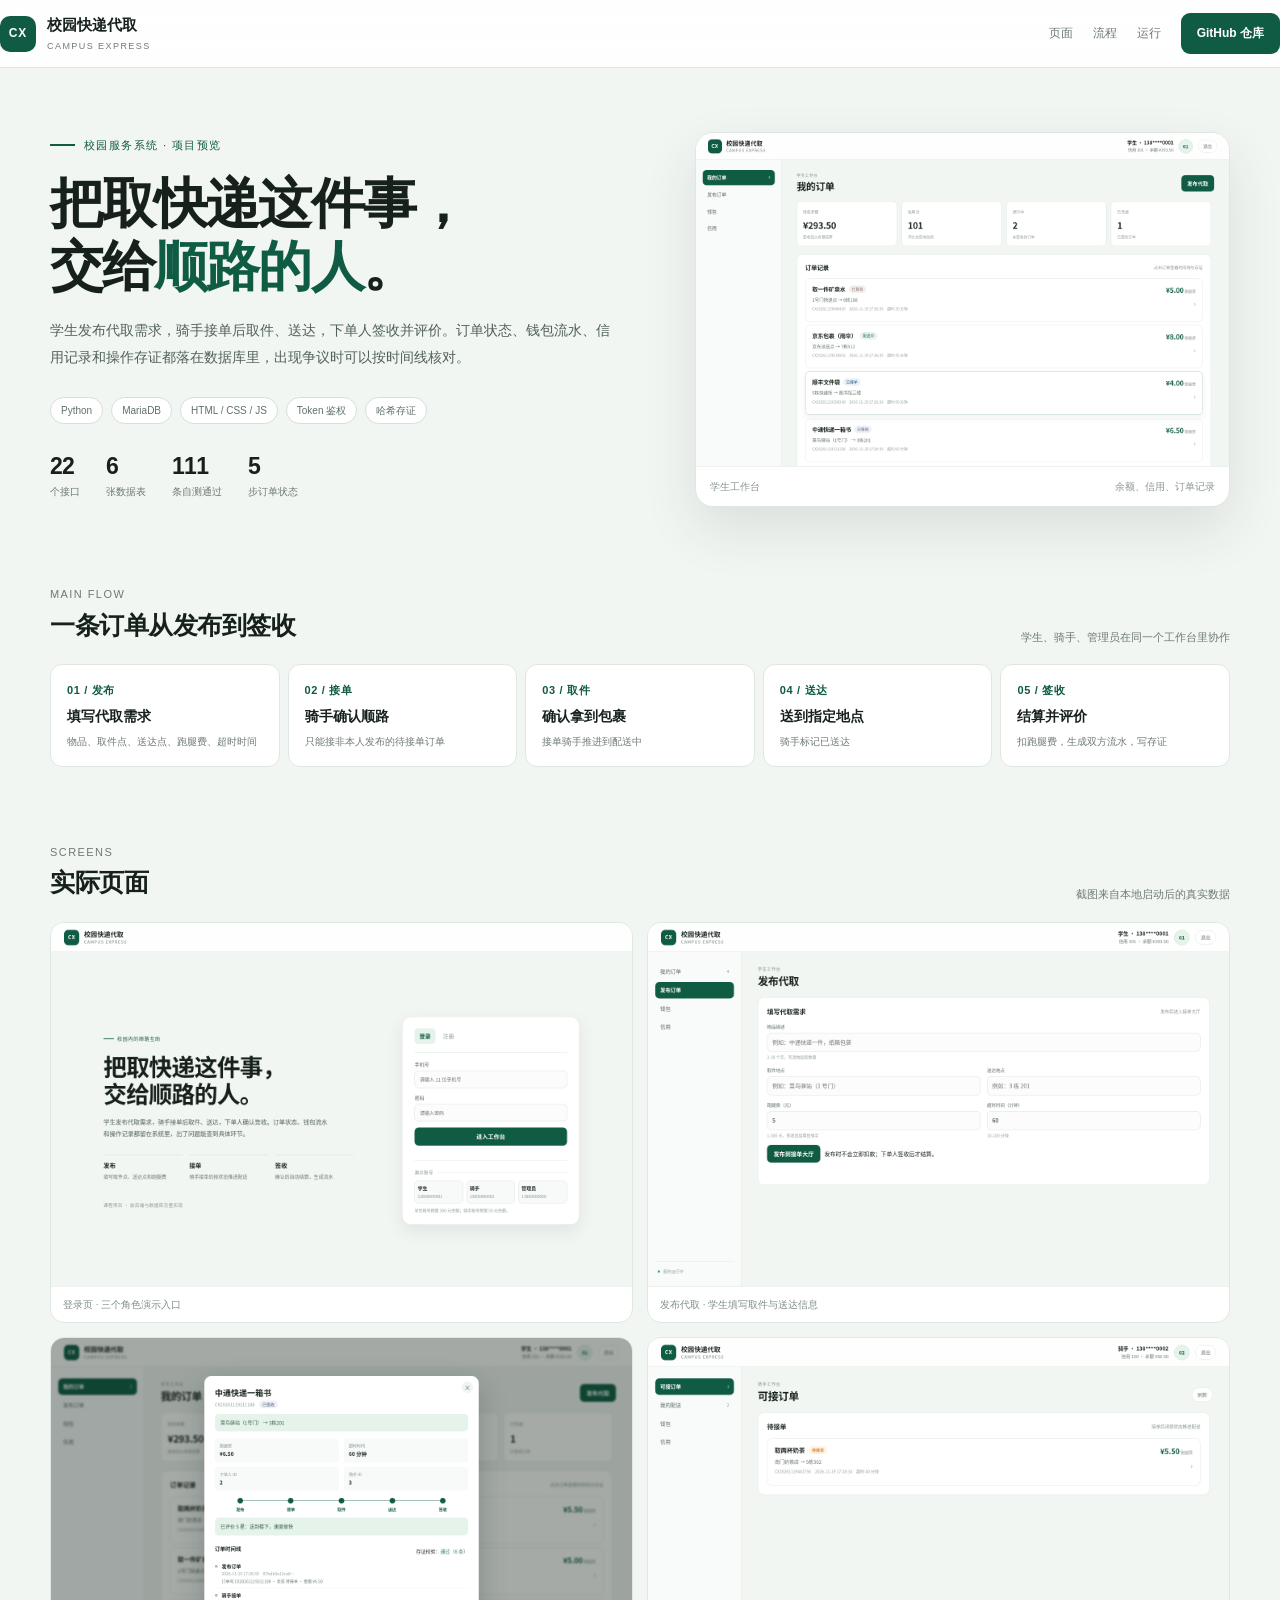
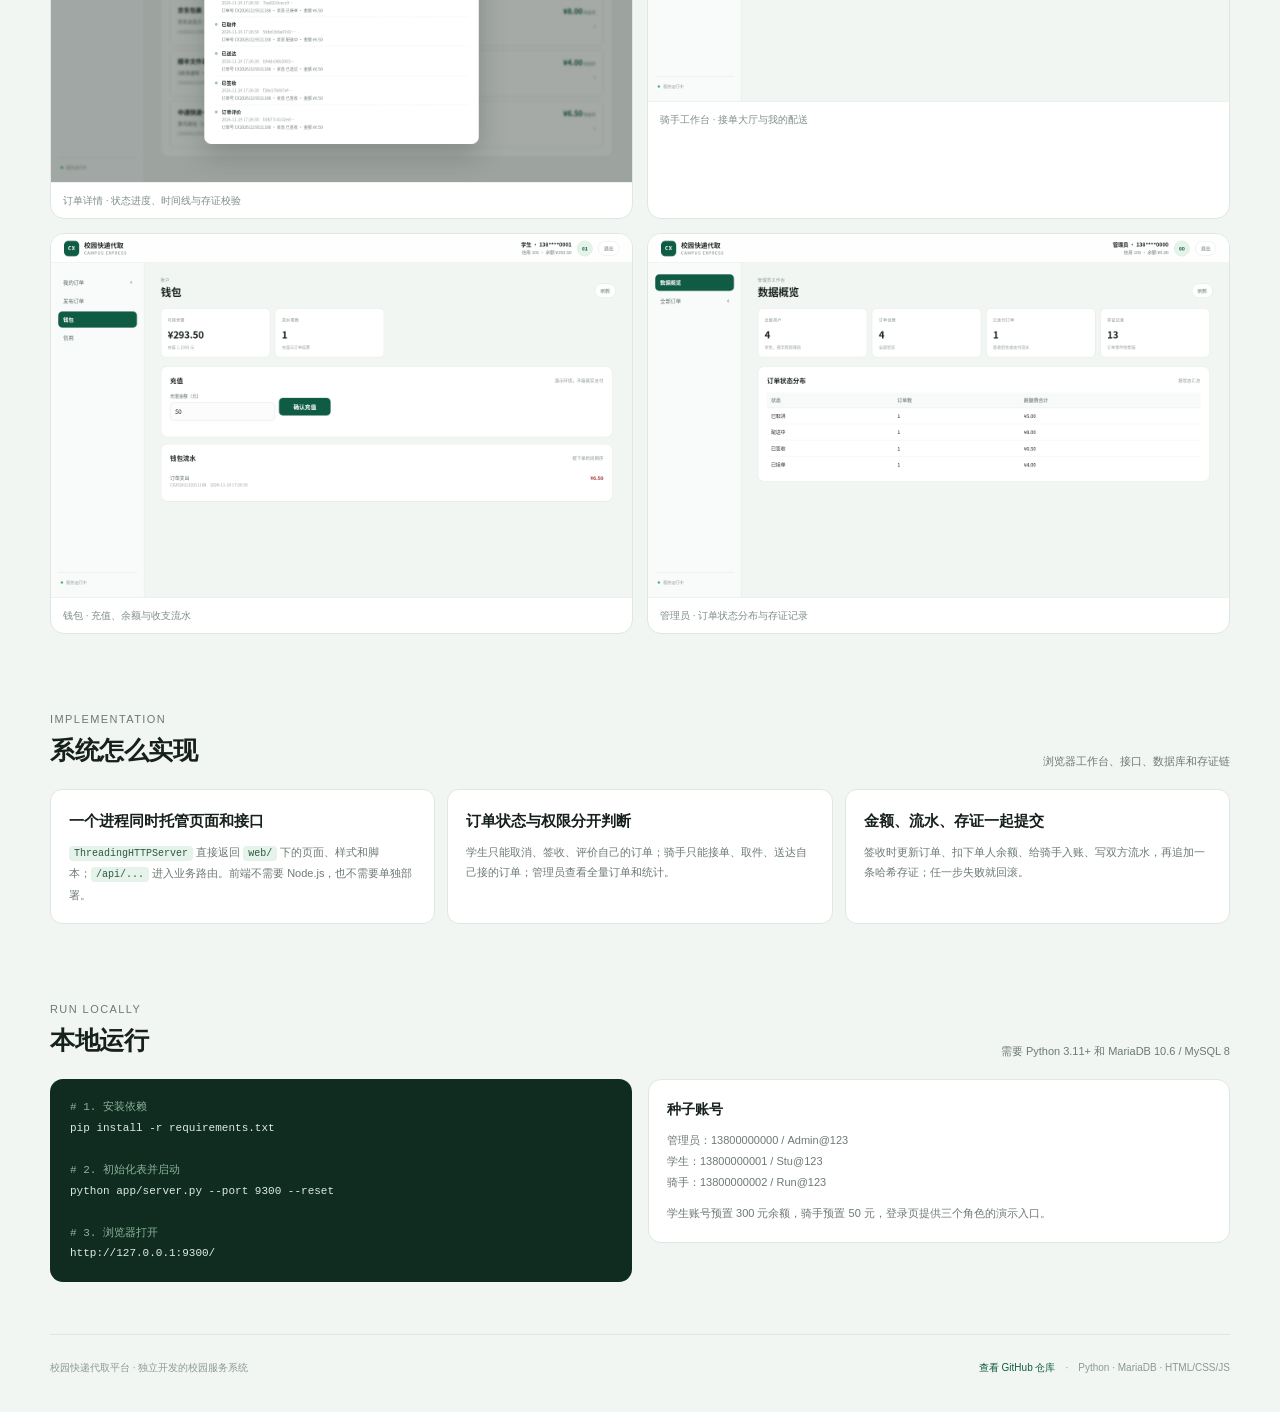
<file: docs/index.html>
<!DOCTYPE html>
<html lang="zh-CN">
<head>
  <meta charset="UTF-8">
  <meta name="viewport" content="width=device-width, initial-scale=1.0">
  <title>校园快递代取平台 · 项目预览</title>
  <style>
    :root{--ink:#17211c;--muted:#6d7a72;--line:#dfe7e1;--green:#0f5b43;--green-dark:#0a3d2d;--mint:#e5f3ea;--bg:#f2f6f3;--white:#fff;--amber:#b4611b;--amber-bg:#fff2df;--radius:16px}
    *{box-sizing:border-box}
    body{margin:0;color:var(--ink);background:var(--bg);font-family:"PingFang SC","Microsoft YaHei","Noto Sans CJK SC","Helvetica Neue",Arial,sans-serif;font-size:14px;line-height:1.7;-webkit-font-smoothing:antialiased}
    a{color:inherit;text-decoration:none}
    .wrap{width:min(1180px,calc(100% - 48px));margin:0 auto}
    header{height:68px;display:flex;align-items:center;justify-content:space-between;border-bottom:1px solid var(--line);background:rgba(255,255,255,.9);position:sticky;top:0;z-index:20;backdrop-filter:blur(12px)}
    .brand{display:flex;align-items:center;gap:11px}
    .mark{width:36px;height:36px;border-radius:10px;background:var(--green);color:#fff;display:grid;place-items:center;font-size:12px;font-weight:700;letter-spacing:.08em}
    .brand strong{font-size:15px}.brand small{display:block;color:var(--muted);font-size:9px;letter-spacing:.16em;margin-top:1px}
    .nav{display:flex;gap:20px;align-items:center;color:var(--muted);font-size:12px}
    .nav a:hover{color:var(--green)}
    .btn{display:inline-flex;align-items:center;gap:8px;background:var(--green);color:#fff;border-radius:9px;padding:10px 16px;font-weight:600;font-size:12px}
    .btn:hover{background:var(--green-dark)}
    .hero{padding:64px 0 54px;display:grid;grid-template-columns:1.05fr .95fr;gap:54px;align-items:center}
    .eyebrow{color:var(--green);font-size:11px;letter-spacing:.13em;text-transform:uppercase;display:flex;align-items:center;gap:9px;margin:0 0 18px}
    .eyebrow:before{content:"";width:25px;height:2px;background:var(--green);display:block}
    h1{margin:0;font-size:clamp(36px,4.5vw,54px);line-height:1.15;letter-spacing:-.035em;font-weight:700}
    h1 em{font-style:normal;color:var(--green)}
    .lead{max-width:560px;color:#506159;font-size:14px;line-height:1.95;margin:20px 0 26px}
    .tags{display:flex;gap:8px;flex-wrap:wrap;margin-bottom:24px}
    .tag{font-size:10px;border:1px solid #d2e0d7;color:#5f7167;background:#fff;border-radius:999px;padding:4px 10px}
    .stats{display:flex;gap:26px;flex-wrap:wrap;margin-top:30px}
    .stat strong{display:block;font-size:23px;letter-spacing:-.03em;line-height:1.1}
    .stat span{font-size:10px;color:var(--muted)}
    .shot{border:1px solid var(--line);border-radius:18px;overflow:hidden;background:#fff;box-shadow:0 22px 54px rgba(24,50,36,.11)}
    .shot img{display:block;width:100%;height:auto}
    .shot .caption{padding:11px 14px;color:#8a978f;font-size:10px;border-top:1px solid #edf2ee;display:flex;justify-content:space-between}
    .section{padding:24px 0 52px}
    .section-head{display:flex;align-items:flex-end;justify-content:space-between;gap:16px;margin-bottom:18px}
    .kicker{color:#87958c;font-size:10px;letter-spacing:.13em;text-transform:uppercase;margin:0 0 4px}
    h2{margin:0;font-size:25px;letter-spacing:-.02em}
    .section-head p{margin:0;color:var(--muted);font-size:11px}
    .flow{display:grid;grid-template-columns:repeat(5,1fr);gap:8px}
    .step{background:#fff;border:1px solid var(--line);border-radius:12px;padding:16px}
    .step b{display:block;color:var(--green);font-size:11px;letter-spacing:.06em}
    .step strong{display:block;font-size:14px;margin-top:5px}
    .step span{display:block;color:var(--muted);font-size:10px;margin-top:4px}
    .gallery{display:grid;grid-template-columns:repeat(2,1fr);gap:14px}
    .gallery figure{margin:0;background:#fff;border:1px solid var(--line);border-radius:14px;overflow:hidden}
    .gallery img{display:block;width:100%;height:auto;border-bottom:1px solid #edf2ee}
    .gallery figcaption{padding:9px 12px;color:#7f8f86;font-size:10px}
    .cards{display:grid;grid-template-columns:repeat(3,1fr);gap:12px}
    .card{background:#fff;border:1px solid var(--line);border-radius:12px;padding:18px}
    .card h3{margin:0 0 8px;font-size:15px}
    .card p{margin:0;color:var(--muted);font-size:11px;line-height:1.85}
    .card code{font-family:"SFMono-Regular",Consolas,monospace;font-size:10px;color:#2d5943;background:var(--mint);padding:2px 5px;border-radius:4px}
    .run{display:grid;grid-template-columns:1fr 1fr;gap:16px;align-items:start}
    pre{margin:0;background:#102b20;color:#dcece2;border-radius:13px;padding:18px 20px;overflow:auto;font-size:11px;line-height:1.9;font-family:"SFMono-Regular",Consolas,monospace}
    pre .c{color:#8ab49a}
    .note{background:#fff;border:1px solid var(--line);border-radius:13px;padding:18px}
    .note h3{margin:0 0 8px;font-size:14px}.note p{margin:0;color:var(--muted);font-size:11px;line-height:1.9}
    footer{border-top:1px solid var(--line);padding:24px 0 38px;color:#8b9a91;font-size:10px;display:flex;justify-content:space-between;gap:16px;flex-wrap:wrap}
    footer a{color:var(--green)}
    @media(max-width:900px){.hero{grid-template-columns:1fr;gap:28px;padding-top:40px}.gallery,.cards,.run{grid-template-columns:1fr}.flow{grid-template-columns:repeat(2,1fr)}.nav{display:none}}
    @media(max-width:520px){.wrap{width:calc(100% - 32px)}.stats{gap:18px}.flow{grid-template-columns:1fr}}
  </style>
</head>
<body>
  <header>
    <div class="wrap" style="display:flex;align-items:center;justify-content:space-between;width:100%">
      <a class="brand" href="./">
        <span class="mark">CX</span>
        <span><strong>校园快递代取</strong><small>CAMPUS EXPRESS</small></span>
      </a>
      <nav class="nav">
        <a href="#screens">页面</a>
        <a href="#flow">流程</a>
        <a href="#run">运行</a>
        <a class="btn" href="https://github.com/zhongjiawei-dev/campus-express-service">GitHub 仓库</a>
      </nav>
    </div>
  </header>

  <main class="wrap">
    <section class="hero">
      <div>
        <p class="eyebrow">校园服务系统 · 项目预览</p>
        <h1>把取快递这件事，<br>交给<em>顺路的人</em>。</h1>
        <p class="lead">学生发布代取需求，骑手接单后取件、送达，下单人签收并评价。订单状态、钱包流水、信用记录和操作存证都落在数据库里，出现争议时可以按时间线核对。</p>
        <div class="tags"><span class="tag">Python</span><span class="tag">MariaDB</span><span class="tag">HTML / CSS / JS</span><span class="tag">Token 鉴权</span><span class="tag">哈希存证</span></div>
        <div class="stats">
          <div class="stat"><strong>22</strong><span>个接口</span></div>
          <div class="stat"><strong>6</strong><span>张数据表</span></div>
          <div class="stat"><strong>111</strong><span>条自测通过</span></div>
          <div class="stat"><strong>5</strong><span>步订单状态</span></div>
        </div>
      </div>
      <div class="shot">
        <img src="images/student-dashboard.png" alt="学生工作台">
        <div class="caption"><span>学生工作台</span><span>余额、信用、订单记录</span></div>
      </div>
    </section>

    <section class="section" id="flow">
      <div class="section-head"><div><p class="kicker">Main flow</p><h2>一条订单从发布到签收</h2></div><p>学生、骑手、管理员在同一个工作台里协作</p></div>
      <div class="flow">
        <div class="step"><b>01 / 发布</b><strong>填写代取需求</strong><span>物品、取件点、送达点、跑腿费、超时时间</span></div>
        <div class="step"><b>02 / 接单</b><strong>骑手确认顺路</strong><span>只能接非本人发布的待接单订单</span></div>
        <div class="step"><b>03 / 取件</b><strong>确认拿到包裹</strong><span>接单骑手推进到配送中</span></div>
        <div class="step"><b>04 / 送达</b><strong>送到指定地点</strong><span>骑手标记已送达</span></div>
        <div class="step"><b>05 / 签收</b><strong>结算并评价</strong><span>扣跑腿费，生成双方流水，写存证</span></div>
      </div>
    </section>

    <section class="section" id="screens">
      <div class="section-head"><div><p class="kicker">Screens</p><h2>实际页面</h2></div><p>截图来自本地启动后的真实数据</p></div>
      <div class="gallery">
        <figure><img src="images/login.png" alt="登录页"><figcaption>登录页 · 三个角色演示入口</figcaption></figure>
        <figure><img src="images/publish.png" alt="发布代取"><figcaption>发布代取 · 学生填写取件与送达信息</figcaption></figure>
        <figure><img src="images/order-detail.png" alt="订单详情"><figcaption>订单详情 · 状态进度、时间线与存证校验</figcaption></figure>
        <figure><img src="images/courier-dashboard.png" alt="骑手工作台"><figcaption>骑手工作台 · 接单大厅与我的配送</figcaption></figure>
        <figure><img src="images/wallet.png" alt="钱包"><figcaption>钱包 · 充值、余额与收支流水</figcaption></figure>
        <figure><img src="images/admin-dashboard.png" alt="管理员工作台"><figcaption>管理员 · 订单状态分布与存证记录</figcaption></figure>
      </div>
    </section>

    <section class="section">
      <div class="section-head"><div><p class="kicker">Implementation</p><h2>系统怎么实现</h2></div><p>浏览器工作台、接口、数据库和存证链</p></div>
      <div class="cards">
        <div class="card"><h3>一个进程同时托管页面和接口</h3><p><code>ThreadingHTTPServer</code> 直接返回 <code>web/</code> 下的页面、样式和脚本；<code>/api/...</code> 进入业务路由。前端不需要 Node.js，也不需要单独部署。</p></div>
        <div class="card"><h3>订单状态与权限分开判断</h3><p>学生只能取消、签收、评价自己的订单；骑手只能接单、取件、送达自己接的订单；管理员查看全量订单和统计。</p></div>
        <div class="card"><h3>金额、流水、存证一起提交</h3><p>签收时更新订单、扣下单人余额、给骑手入账、写双方流水，再追加一条哈希存证；任一步失败就回滚。</p></div>
      </div>
    </section>

    <section class="section" id="run">
      <div class="section-head"><div><p class="kicker">Run locally</p><h2>本地运行</h2></div><p>需要 Python 3.11+ 和 MariaDB 10.6 / MySQL 8</p></div>
      <div class="run">
        <pre><span class="c"># 1. 安装依赖</span>
pip install -r requirements.txt

<span class="c"># 2. 初始化表并启动</span>
python app/server.py --port 9300 --reset

<span class="c"># 3. 浏览器打开</span>
http://127.0.0.1:9300/</pre>
        <div class="note">
          <h3>种子账号</h3>
          <p>管理员：13800000000 / Admin@123<br>学生：13800000001 / Stu@123<br>骑手：13800000002 / Run@123</p>
          <p style="margin-top:10px">学生账号预置 300 元余额，骑手预置 50 元，登录页提供三个角色的演示入口。</p>
        </div>
      </div>
    </section>
  </main>

  <footer class="wrap">
    <span>校园快递代取平台 · 独立开发的校园服务系统</span>
    <span><a href="https://github.com/zhongjiawei-dev/campus-express-service">查看 GitHub 仓库</a>　·　Python · MariaDB · HTML/CSS/JS</span>
  </footer>
</body>
</html>
</file>
